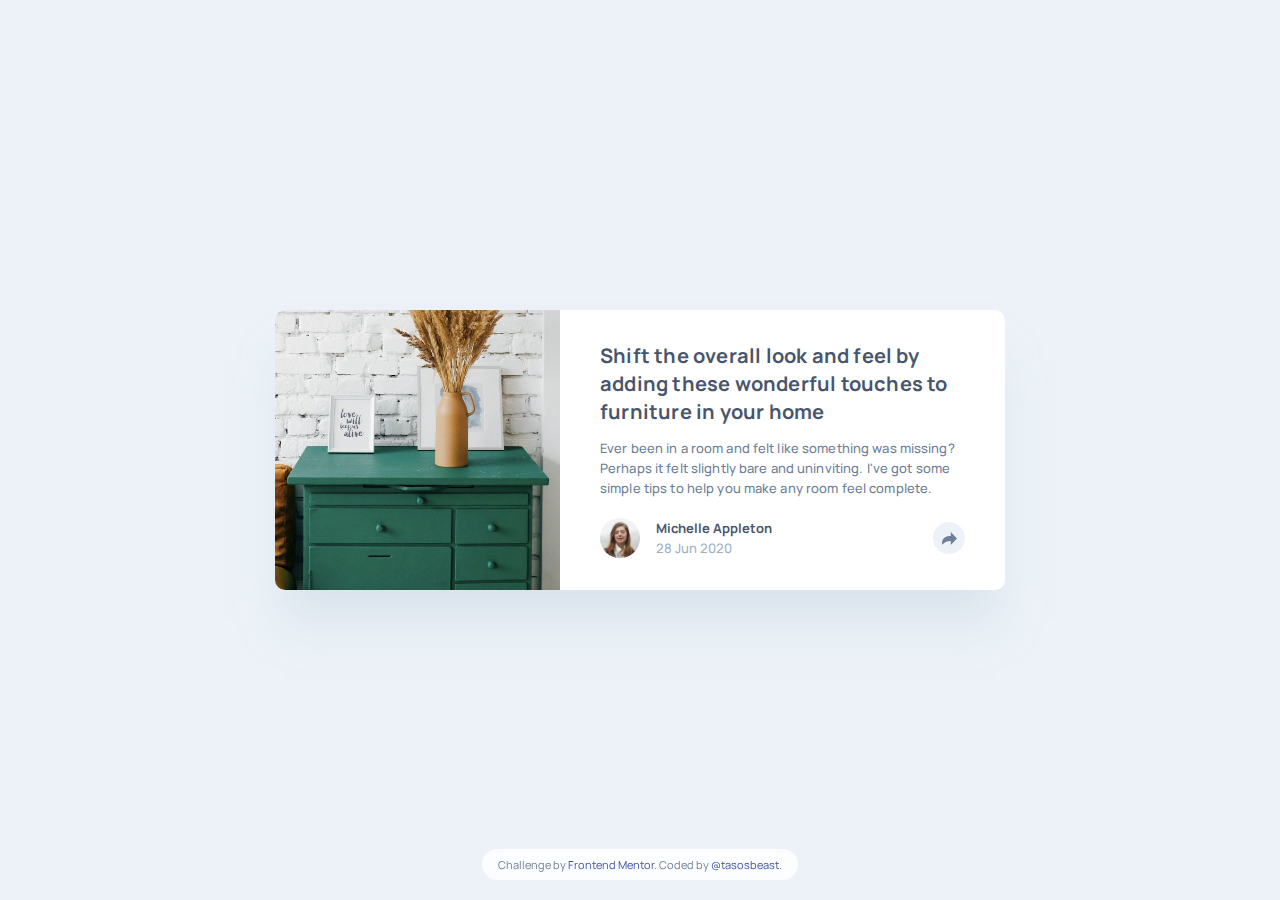
<file: index.html>
<!DOCTYPE html>
<html lang="en">
  <head>
    <meta charset="UTF-8" />
    <meta name="viewport" content="width=device-width, initial-scale=1.0" />
    <link
      rel="icon"
      type="image/png"
      sizes="32x32"
      href="./images/favicon-32x32.png"
    />
    <link rel="preconnect" href="https://fonts.googleapis.com" />
    <link rel="preconnect" href="https://fonts.gstatic.com" crossorigin />
    <link
      href="https://fonts.googleapis.com/css2?family=Manrope:wght@500;700&display=swap"
      rel="stylesheet"
    />
    <link rel="stylesheet" href="./styles.css" />

    <title>Frontend Mentor | Article preview component</title>
  </head>
  <body>
    <article class="article-card">
      <div class="card-content">
        <img
          src="./images/drawers.jpg"
          alt="Green wooden drawers"
          class="article-image"
        />

        <div class="article-info">
          <h1
            class="article-title"
            role="button"
            tabindex="0"
            aria-label="Read full article"
          >
            Shift the overall look and feel by adding these wonderful touches to
            furniture in your home
          </h1>

          <p class="article-description">
            Ever been in a room and felt like something was missing? Perhaps it
            felt slightly bare and uninviting. I've got some simple tips to help
            you make any room feel complete.
          </p>

          <div class="author-section">
            <div class="author-info">
              <img
                src="./images/avatar-michelle.jpg"
                alt="Michelle Appleton"
                class="author-avatar"
                role="button"
                tabindex="0"
                aria-label="View Michelle Appleton's profile"
              />
              <div class="author-details">
                <h3
                  role="button"
                  tabindex="0"
                  aria-label="View Michelle Appleton's profile"
                >
                  Michelle Appleton
                </h3>
                <p>28 Jun 2020</p>
              </div>
            </div>

            <button
              class="share-btn"
              id="shareBtn"
              aria-label="Share article"
              aria-expanded="false"
            >
              <img
                src="./images/icon-share.svg"
                alt="Share"
                class="share-icon"
              />
            </button>

            <div
              class="share-popup"
              id="sharePopup"
              role="dialog"
              aria-label="Share options"
            >
              <span class="share-text">Share</span>
              <div class="social-icons">
                <img
                  src="./images/icon-facebook.svg"
                  alt="Share on Facebook"
                  class="social-icon"
                  role="button"
                  tabindex="0"
                  data-platform="facebook"
                  aria-label="Share on Facebook"
                />
                <img
                  src="./images/icon-twitter.svg"
                  alt="Share on Twitter"
                  class="social-icon"
                  role="button"
                  tabindex="0"
                  data-platform="twitter"
                  aria-label="Share on Twitter"
                />
                <img
                  src="./images/icon-pinterest.svg"
                  alt="Share on Pinterest"
                  class="social-icon"
                  role="button"
                  tabindex="0"
                  data-platform="pinterest"
                  aria-label="Share on Pinterest"
                />
              </div>
            </div>
          </div>
        </div>
      </div>
    </article>

    <div class="toast" id="toast" role="alert" aria-live="polite"></div>

    <div class="attribution">
      Challenge by
      <a href="https://www.frontendmentor.io?ref=challenge" target="_blank"
        >Frontend Mentor</a
      >. Coded by
      <a href="https://www.frontendmentor.io/profile/tasosbeast">@tasosbeast</a
      >.
    </div>

    <script src="./script.js"></script>
  </body>
</html>
</file>
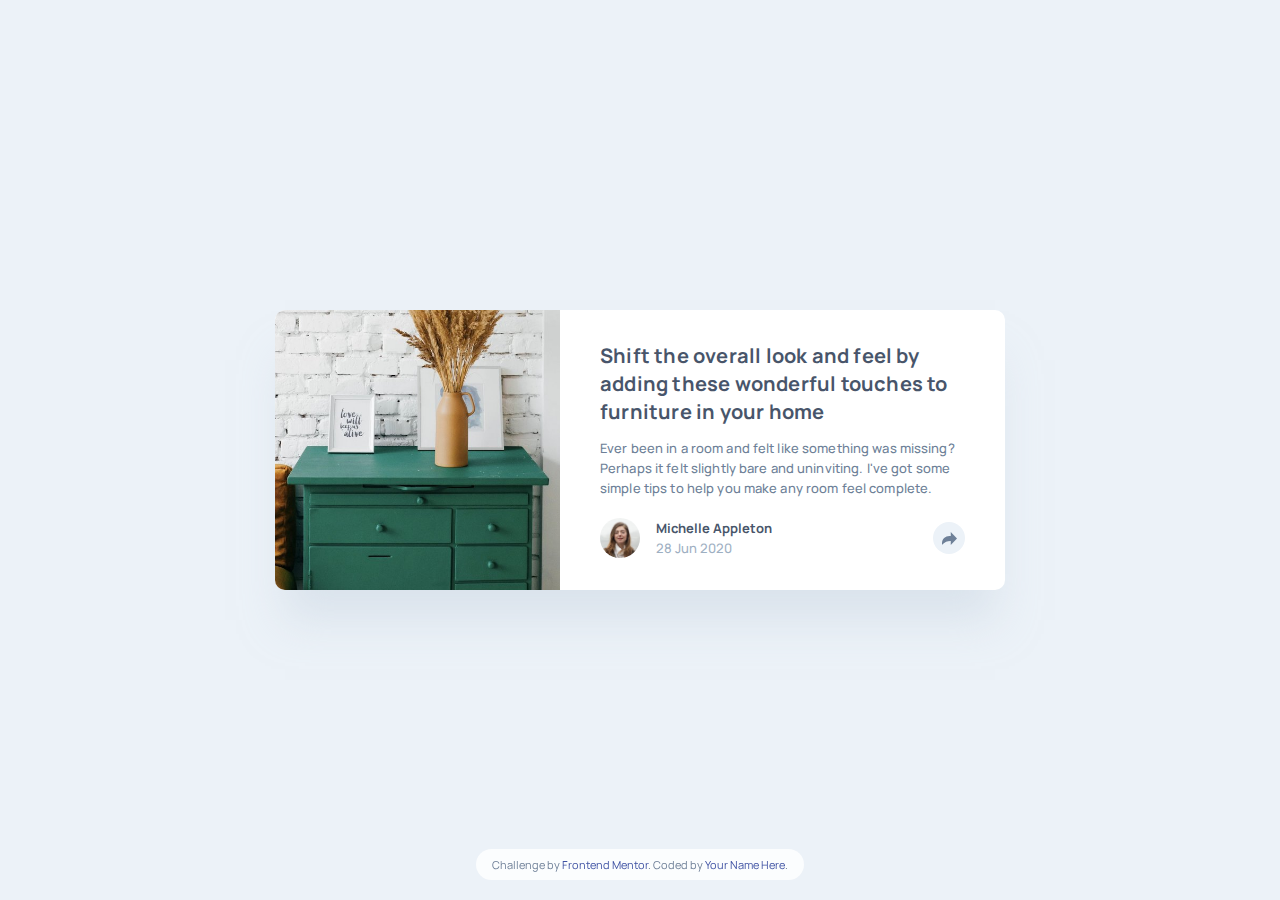
<file: article-preview-component-master/index.html>
<!DOCTYPE html>
<html lang="en">
<head>
  <meta charset="UTF-8">
  <meta name="viewport" content="width=device-width, initial-scale=1.0">
  <link rel="icon" type="image/png" sizes="32x32" href="./images/favicon-32x32.png">
  <link rel="preconnect" href="https://fonts.googleapis.com">
  <link rel="preconnect" href="https://fonts.gstatic.com" crossorigin>
  <link href="https://fonts.googleapis.com/css2?family=Manrope:wght@500;700&display=swap" rel="stylesheet">
  
  <title>Frontend Mentor | Article preview component</title>
  
  <style>
    :root {
      --very-dark-grayish-blue: hsl(217, 19%, 35%);
      --desaturated-dark-blue: hsl(214, 17%, 51%);
      --grayish-blue: hsl(212, 23%, 69%);
      --light-grayish-blue: hsl(210, 46%, 95%);
      --white: hsl(0, 0%, 100%);
      --shadow-color: rgba(201, 213, 225, 0.503415);
      --transition-quick: 0.2s ease;
      --transition-smooth: 0.3s cubic-bezier(0.4, 0, 0.2, 1);
      --border-radius: 10px;
    }

    * {
      margin: 0;
      padding: 0;
      box-sizing: border-box;
    }

    body {
      font-family: 'Manrope', sans-serif;
      font-size: 13px;
      background-color: var(--light-grayish-blue);
      min-height: 100vh;
      display: flex;
      align-items: center;
      justify-content: center;
      padding: 20px;
      animation: fadeIn 0.6s ease-out;
    }

    @keyframes fadeIn {
      from { opacity: 0; }
      to { opacity: 1; }
    }

    @keyframes slideUp {
      from { transform: translateY(20px); opacity: 0; }
      to { transform: translateY(0); opacity: 1; }
    }

    @keyframes pulse {
      0%, 100% { transform: scale(1); }
      50% { transform: scale(1.05); }
    }

    .article-card {
      background: var(--white);
      border-radius: var(--border-radius);
      box-shadow: 0 40px 40px -10px var(--shadow-color);
      max-width: 730px;
      width: 100%;
      position: relative;
      transition: transform var(--transition-smooth), box-shadow var(--transition-smooth);
      animation: slideUp 0.8s ease-out;
    }

    .article-card:hover {
      transform: translateY(-2px);
      box-shadow: 0 50px 50px -10px var(--shadow-color);
    }

    .card-content {
      display: flex;
      flex-direction: column;
      overflow: hidden;
      border-radius: var(--border-radius);
    }

    .article-image {
      width: 100%;
      height: 200px;
      object-fit: cover;
      transition: transform var(--transition-smooth);
    }

    .article-card:hover .article-image {
      transform: scale(1.02);
    }

    .article-info {
      padding: 36px 32px 20px 32px;
    }

    .article-title {
      font-size: 16px;
      font-weight: 700;
      line-height: 24px;
      letter-spacing: 0.2px;
      color: var(--very-dark-grayish-blue);
      margin-bottom: 12px;
      transition: color var(--transition-quick);
      cursor: pointer;
    }

    .article-title:hover {
      color: var(--desaturated-dark-blue);
    }

    .article-description {
      font-weight: 500;
      line-height: 20px;
      letter-spacing: 0.12px;
      color: var(--desaturated-dark-blue);
      margin-bottom: 32px;
    }

    .author-section {
      display: flex;
      align-items: center;
      justify-content: space-between;
    }

    .author-info {
      display: flex;
      align-items: center;
      gap: 16px;
    }

    .author-avatar {
      width: 40px;
      height: 40px;
      border-radius: 50%;
      transition: transform var(--transition-quick);
      cursor: pointer;
    }

    .author-avatar:hover {
      transform: scale(1.1);
    }

    .author-details h3 {
      font-size: 13px;
      font-weight: 700;
      color: var(--very-dark-grayish-blue);
      margin-bottom: 2px;
      transition: color var(--transition-quick);
      cursor: pointer;
    }

    .author-details h3:hover {
      color: var(--desaturated-dark-blue);
    }

    .author-details p {
      font-size: 13px;
      font-weight: 500;
      color: var(--grayish-blue);
    }

    .share-btn {
      width: 32px;
      height: 32px;
      border-radius: 50%;
      border: none;
      background-color: var(--light-grayish-blue);
      cursor: pointer;
      display: flex;
      align-items: center;
      justify-content: center;
      transition: all var(--transition-smooth);
      position: relative;
      z-index: 10;
      outline: 2px solid transparent;
      outline-offset: 2px;
    }

    .share-btn:hover {
      background-color: var(--desaturated-dark-blue);
      transform: translateY(-1px);
      box-shadow: 0 4px 8px rgba(0, 0, 0, 0.1);
    }

    .share-btn:focus-visible {
      outline-color: var(--desaturated-dark-blue);
    }

    .share-btn:active {
      transform: translateY(0);
      animation: pulse 0.3s ease;
    }

    .share-btn:hover .share-icon {
      filter: brightness(0) invert(1);
    }

    .share-btn.active {
      background-color: var(--desaturated-dark-blue);
      transform: translateY(-1px);
    }

    .share-btn.active .share-icon {
      filter: brightness(0) invert(1);
    }

    .share-icon {
      width: 15px;
      height: 13px;
      transition: filter var(--transition-quick);
    }

    .share-popup {
      position: absolute;
      background-color: var(--very-dark-grayish-blue);
      border-radius: var(--border-radius);
      padding: 18px 36px;
      display: flex;
      align-items: center;
      gap: 16px;
      opacity: 0;
      visibility: hidden;
      transform: translateY(10px);
      transition: all var(--transition-smooth);
      z-index: 15;
      box-shadow: 0 10px 30px rgba(0, 0, 0, 0.2);
    }

    .share-popup::after {
      content: '';
      position: absolute;
      width: 0;
      height: 0;
      border-style: solid;
    }

    .share-popup.active {
      opacity: 1;
      visibility: visible;
      transform: translateY(0);
    }

    .share-text {
      font-size: 13px;
      font-weight: 500;
      letter-spacing: 5px;
      color: var(--grayish-blue);
      text-transform: uppercase;
    }

    .social-icons {
      display: flex;
      gap: 16px;
    }

    .social-icon {
      width: 20px;
      height: 20px;
      cursor: pointer;
      transition: all var(--transition-quick);
      border-radius: 2px;
      padding: 2px;
    }

    .social-icon:hover {
      transform: scale(1.2) translateY(-2px);
      background-color: rgba(255, 255, 255, 0.1);
    }

    .social-icon:active {
      transform: scale(1.1);
    }

    .toast {
      position: fixed;
      bottom: 20px;
      right: 20px;
      background-color: var(--very-dark-grayish-blue);
      color: white;
      padding: 12px 20px;
      border-radius: 6px;
      font-size: 14px;
      font-weight: 500;
      opacity: 0;
      transform: translateX(100%);
      transition: all var(--transition-smooth);
      z-index: 1000;
      box-shadow: 0 4px 12px rgba(0, 0, 0, 0.15);
    }

    .toast.show {
      opacity: 1;
      transform: translateX(0);
    }

    /* Mobile styles */
    @media (max-width: 767px) {
      .article-card {
        max-width: 327px;
        margin: 0 auto;
      }

      .article-image {
        height: 200px;
      }

      .article-info {
        padding: 36px 32px 0 32px;
      }

      .article-title {
        font-size: 16px;
        line-height: 24px;
      }

      .author-section {
        padding: 0 32px 22px 32px;
        margin-top: 32px;
        position: relative;
      }

      .share-popup {
        position: absolute;
        top: 0;
        left: 0;
        right: 0;
        bottom: 0;
        border-radius: 0 0 var(--border-radius) var(--border-radius);
        background-color: var(--very-dark-grayish-blue);
        padding: 22px 32px;
        justify-content: flex-start;
        transform: translateY(100%);
      }

      .share-popup.active {
        transform: translateY(0);
      }

      .share-popup::after {
        display: none;
      }

      .toast {
        bottom: 80px;
        left: 20px;
        right: 20px;
        text-align: center;
        transform: translateY(100%);
      }

      .toast.show {
        transform: translateY(0);
      }
    }

    /* Desktop styles */
    @media (min-width: 768px) {
      .card-content {
        flex-direction: row;
      }

      .article-image {
        width: 285px;
        height: 280px;
        flex-shrink: 0;
      }

      .article-info {
        padding: 32px 40px 32px 40px;
        flex: 1;
      }

      .article-title {
        font-size: 20px;
        line-height: 28px;
        margin-bottom: 12px;
      }

      .article-description {
        margin-bottom: 20px;
      }

      .author-section {
        margin-top: auto;
      }

      .share-popup {
        bottom: 92px;
        right: -68px;
        left: auto;
        top: auto;
        width: 248px;
      }

      .share-popup::after {
        bottom: -12px;
        left: 50%;
        transform: translateX(-50%);
        border-width: 12px 12px 0 12px;
        border-color: var(--very-dark-grayish-blue) transparent transparent transparent;
      }
    }

    .attribution {
      position: fixed;
      bottom: 20px;
      left: 50%;
      transform: translateX(-50%);
      font-size: 11px;
      text-align: center;
      color: var(--desaturated-dark-blue);
      backdrop-filter: blur(10px);
      background-color: rgba(255, 255, 255, 0.8);
      padding: 8px 16px;
      border-radius: 20px;
      transition: all var(--transition-quick);
    }

    .attribution:hover {
      background-color: rgba(255, 255, 255, 0.95);
      transform: translateX(-50%) translateY(-2px);
    }

    .attribution a {
      color: hsl(228, 45%, 44%);
      text-decoration: none;
      transition: color var(--transition-quick);
    }

    .attribution a:hover {
      text-decoration: underline;
      color: var(--very-dark-grayish-blue);
    }

    *:focus-visible {
      outline: 2px solid var(--desaturated-dark-blue);
      outline-offset: 2px;
    }

    @media (prefers-reduced-motion: reduce) {
      *, *::before, *::after {
        animation-duration: 0.01ms !important;
        animation-iteration-count: 1 !important;
        transition-duration: 0.01ms !important;
      }
    }
  </style>
</head>
<body>
  <article class="article-card">
    <div class="card-content">
      <img src="./images/drawers.jpg" alt="Green wooden drawers" class="article-image">
      
      <div class="article-info">
        <h1 class="article-title" role="button" tabindex="0" aria-label="Read full article">
          Shift the overall look and feel by adding these wonderful touches to furniture in your home
        </h1>
        
        <p class="article-description">
          Ever been in a room and felt like something was missing? Perhaps it felt slightly bare and uninviting. I've got some simple tips to help you make any room feel complete.
        </p>
        
        <div class="author-section">
          <div class="author-info">
            <img src="./images/avatar-michelle.jpg" alt="Michelle Appleton" class="author-avatar" role="button" tabindex="0" aria-label="View Michelle Appleton's profile">
            <div class="author-details">
              <h3 role="button" tabindex="0" aria-label="View Michelle Appleton's profile">Michelle Appleton</h3>
              <p>28 Jun 2020</p>
            </div>
          </div>
          
          <button class="share-btn" id="shareBtn" aria-label="Share article" aria-expanded="false">
            <img src="./images/icon-share.svg" alt="Share" class="share-icon">
          </button>
          
          <div class="share-popup" id="sharePopup" role="dialog" aria-label="Share options">
            <span class="share-text">Share</span>
            <div class="social-icons">
              <img src="./images/icon-facebook.svg" alt="Share on Facebook" class="social-icon" role="button" tabindex="0" data-platform="facebook" aria-label="Share on Facebook">
              <img src="./images/icon-twitter.svg" alt="Share on Twitter" class="social-icon" role="button" tabindex="0" data-platform="twitter" aria-label="Share on Twitter">
              <img src="./images/icon-pinterest.svg" alt="Share on Pinterest" class="social-icon" role="button" tabindex="0" data-platform="pinterest" aria-label="Share on Pinterest">
            </div>
          </div>
        </div>
      </div>
    </div>
  </article>

  <div class="toast" id="toast" role="alert" aria-live="polite"></div>

  <div class="attribution">
    Challenge by <a href="https://www.frontendmentor.io?ref=challenge" target="_blank">Frontend Mentor</a>. 
    Coded by <a href="#">Your Name Here</a>.
  </div>

  <script>
    class ArticleComponent {
      constructor() {
        this.shareBtn = document.getElementById("shareBtn");
        this.sharePopup = document.getElementById("sharePopup");
        this.toast = document.getElementById("toast");
        this.socialIcons = document.querySelectorAll(".social-icon");
        this.articleTitle = document.querySelector(".article-title");
        this.authorAvatar = document.querySelector(".author-avatar");
        this.authorName = document.querySelector(".author-details h3");
        
        this.currentUrl = window.location.href;
        this.articleData = {
          title: "Shift the overall look and feel by adding these wonderful touches to furniture in your home",
          description: "Ever been in a room and felt like something was missing? Perhaps it felt slightly bare and uninviting. I've got some simple tips to help you make any room feel complete.",
          author: "Michelle Appleton",
          date: "28 Jun 2020"
        };
        
        this.init();
      }

      init() {
        this.bindEvents();
        this.setupKeyboardNavigation();
        this.setupSocialSharing();
      }

      bindEvents() {
        this.shareBtn.addEventListener("click", (e) => this.toggleSharePopup(e));
        document.addEventListener("click", (e) => this.handleOutsideClick(e));
        document.addEventListener("keydown", (e) => this.handleEscapeKey(e));
        this.articleTitle.addEventListener("click", () => this.handleArticleClick());
        this.authorAvatar.addEventListener("click", () => this.handleAuthorClick());
        this.authorName.addEventListener("click", () => this.handleAuthorClick());
      }

      setupKeyboardNavigation() {
        [this.shareBtn, this.articleTitle, this.authorAvatar, this.authorName].forEach(element => {
          element.addEventListener("keydown", (e) => {
            if (e.key === "Enter" || e.key === " ") {
              e.preventDefault();
              element.click();
            }
          });
        });

        this.socialIcons.forEach(icon => {
          icon.addEventListener("keydown", (e) => {
            if (e.key === "Enter" || e.key === " ") {
              e.preventDefault();
              this.handleSocialShare(icon.dataset.platform);
            }
          });
        });
      }

      setupSocialSharing() {
        this.socialIcons.forEach(icon => {
          icon.addEventListener("click", () => {
            this.handleSocialShare(icon.dataset.platform);
          });
        });
      }

      toggleSharePopup(e) {
        e.stopPropagation();
        const isActive = this.shareBtn.classList.contains("active");
        
        this.shareBtn.classList.toggle("active");
        this.sharePopup.classList.toggle("active");
        this.shareBtn.setAttribute("aria-expanded", !isActive);
        
        if (navigator.vibrate) {
          navigator.vibrate(50);
        }
      }

      handleOutsideClick(e) {
        if (!this.shareBtn.contains(e.target) && !this.sharePopup.contains(e.target)) {
          this.closeSharePopup();
        }
      }

      handleEscapeKey(e) {
        if (e.key === "Escape") {
          this.closeSharePopup();
        }
      }

      closeSharePopup() {
        this.shareBtn.classList.remove("active");
        this.sharePopup.classList.remove("active");
        this.shareBtn.setAttribute("aria-expanded", "false");
      }

      handleSocialShare(platform) {
        const shareUrls = {
          facebook: `https://www.facebook.com/sharer/sharer.php?u=${encodeURIComponent(this.currentUrl)}`,
          twitter: `https://twitter.com/intent/tweet?url=${encodeURIComponent(this.currentUrl)}&text=${encodeURIComponent(this.articleData.title)}`,
          pinterest: `https://pinterest.com/pin/create/button/?url=${encodeURIComponent(this.currentUrl)}&description=${encodeURIComponent(this.articleData.title)}`
        };

        if (shareUrls[platform]) {
          if (navigator.share && platform === 'twitter') {
            navigator.share({
              title: this.articleData.title,
              text: this.articleData.description,
              url: this.currentUrl
            }).catch(() => {
              window.open(shareUrls[platform], '_blank', 'width=600,height=400');
            });
          } else {
            window.open(shareUrls[platform], '_blank', 'width=600,height=400');
          }
          
          this.showToast(`Sharing on ${platform.charAt(0).toUpperCase() + platform.slice(1)}...`);
          this.closeSharePopup();
        }
      }

      handleArticleClick() {
        this.showToast("Article clicked! This would navigate to the full article.");
        this.articleTitle.style.animation = "pulse 0.3s ease";
        setTimeout(() => {
          this.articleTitle.style.animation = "";
        }, 300);
      }

      handleAuthorClick() {
        this.showToast(`Viewing ${this.articleData.author}'s profile...`);
      }

      showToast(message) {
        this.toast.textContent = message;
        this.toast.classList.add("show");
        
        setTimeout(() => {
          this.toast.classList.remove("show");
        }, 3000);
      }
    }

    document.addEventListener("DOMContentLoaded", () => {
      new ArticleComponent();
    });
  </script>
</body>
</html>
</file>
<file: styles.css>
:root {
  --very-dark-grayish-blue: hsl(217, 19%, 35%);
  --desaturated-dark-blue: hsl(214, 17%, 51%);
  --grayish-blue: hsl(212, 23%, 69%);
  --light-grayish-blue: hsl(210, 46%, 95%);
  --white: hsl(0, 0%, 100%);
  --shadow-color: rgba(201, 213, 225, 0.503415);
  --transition-quick: 0.2s ease;
  --transition-smooth: 0.3s cubic-bezier(0.4, 0, 0.2, 1);
  --border-radius: 10px;
}

* {
  margin: 0;
  padding: 0;
  box-sizing: border-box;
}

body {
  font-family: "Manrope", sans-serif;
  font-size: 13px;
  background-color: var(--light-grayish-blue);
  min-height: 100vh;
  display: flex;
  align-items: center;
  justify-content: center;
  padding: 20px;
  animation: fadeIn 0.6s ease-out;
}

@keyframes fadeIn {
  from {
    opacity: 0;
  }
  to {
    opacity: 1;
  }
}

@keyframes slideUp {
  from {
    transform: translateY(20px);
    opacity: 0;
  }
  to {
    transform: translateY(0);
    opacity: 1;
  }
}

@keyframes pulse {
  0%,
  100% {
    transform: scale(1);
  }
  50% {
    transform: scale(1.05);
  }
}

.article-card {
  background: var(--white);
  border-radius: var(--border-radius);
  box-shadow: 0 40px 40px -10px var(--shadow-color);
  max-width: 730px;
  width: 100%;
  position: relative;
  transition: transform var(--transition-smooth),
    box-shadow var(--transition-smooth);
  animation: slideUp 0.8s ease-out;
}

.article-card:hover {
  transform: translateY(-2px);
  box-shadow: 0 50px 50px -10px var(--shadow-color);
}

.card-content {
  display: flex;
  flex-direction: column;
  overflow: hidden;
  border-radius: var(--border-radius);
}

.article-image {
  width: 100%;
  height: 200px;
  object-fit: cover;
  transition: transform var(--transition-smooth);
}

.article-card:hover .article-image {
  transform: scale(1.02);
}

.article-info {
  padding: 36px 32px 20px 32px;
}

.article-title {
  font-size: 16px;
  font-weight: 700;
  line-height: 24px;
  letter-spacing: 0.2px;
  color: var(--very-dark-grayish-blue);
  margin-bottom: 12px;
  transition: color var(--transition-quick);
  cursor: pointer;
}

.article-title:hover {
  color: var(--desaturated-dark-blue);
}

.article-description {
  font-weight: 500;
  line-height: 20px;
  letter-spacing: 0.12px;
  color: var(--desaturated-dark-blue);
  margin-bottom: 32px;
}

.author-section {
  display: flex;
  align-items: center;
  justify-content: space-between;
}

.author-info {
  display: flex;
  align-items: center;
  gap: 16px;
}

.author-avatar {
  width: 40px;
  height: 40px;
  border-radius: 50%;
  transition: transform var(--transition-quick);
  cursor: pointer;
}

.author-avatar:hover {
  transform: scale(1.1);
}

.author-details h3 {
  font-size: 13px;
  font-weight: 700;
  color: var(--very-dark-grayish-blue);
  margin-bottom: 2px;
  transition: color var(--transition-quick);
  cursor: pointer;
}

.author-details h3:hover {
  color: var(--desaturated-dark-blue);
}

.author-details p {
  font-size: 13px;
  font-weight: 500;
  color: var(--grayish-blue);
}

.share-btn {
  width: 32px;
  height: 32px;
  border-radius: 50%;
  border: none;
  background-color: var(--light-grayish-blue);
  cursor: pointer;
  display: flex;
  align-items: center;
  justify-content: center;
  transition: all var(--transition-smooth);
  position: relative;
  z-index: 10;
  outline: 2px solid transparent;
  outline-offset: 2px;
}

.share-btn:hover {
  background-color: var(--desaturated-dark-blue);
  transform: translateY(-1px);
  box-shadow: 0 4px 8px rgba(0, 0, 0, 0.1);
}

.share-btn:focus-visible {
  outline-color: var(--desaturated-dark-blue);
}

.share-btn:active {
  transform: translateY(0);
  animation: pulse 0.3s ease;
}

.share-btn:hover .share-icon {
  filter: brightness(0) invert(1);
}

.share-btn.active {
  background-color: var(--desaturated-dark-blue);
  transform: translateY(-1px);
}

.share-btn.active .share-icon {
  filter: brightness(0) invert(1);
}

.share-icon {
  width: 15px;
  height: 13px;
  transition: filter var(--transition-quick);
}

.share-popup {
  position: absolute;
  background-color: var(--very-dark-grayish-blue);
  border-radius: var(--border-radius);
  padding: 18px 36px;
  display: flex;
  align-items: center;
  gap: 16px;
  opacity: 0;
  visibility: hidden;
  transform: translateY(10px);
  transition: all var(--transition-smooth);
  z-index: 15;
  box-shadow: 0 10px 30px rgba(0, 0, 0, 0.2);
}

.share-popup::after {
  content: "";
  position: absolute;
  width: 0;
  height: 0;
  border-style: solid;
}

.share-popup.active {
  opacity: 1;
  visibility: visible;
  transform: translateY(0);
}

.share-text {
  font-size: 13px;
  font-weight: 500;
  letter-spacing: 5px;
  color: var(--grayish-blue);
  text-transform: uppercase;
}

.social-icons {
  display: flex;
  gap: 16px;
}

.social-icon {
  width: 20px;
  height: 20px;
  cursor: pointer;
  transition: all var(--transition-quick);
  border-radius: 2px;
  padding: 2px;
}

.social-icon:hover {
  transform: scale(1.2) translateY(-2px);
  background-color: rgba(255, 255, 255, 0.1);
}

.social-icon:active {
  transform: scale(1.1);
}

.toast {
  position: fixed;
  bottom: 20px;
  right: 20px;
  background-color: var(--very-dark-grayish-blue);
  color: white;
  padding: 12px 20px;
  border-radius: 6px;
  font-size: 14px;
  font-weight: 500;
  opacity: 0;
  transform: translateX(100%);
  transition: all var(--transition-smooth);
  z-index: 1000;
  box-shadow: 0 4px 12px rgba(0, 0, 0, 0.15);
}

.toast.show {
  opacity: 1;
  transform: translateX(0);
}

/* Mobile styles */
@media (max-width: 767px) {
  .article-card {
    max-width: 327px;
    margin: 0 auto;
  }

  .article-image {
    height: 200px;
  }

  .article-info {
    padding: 36px 32px 0 32px;
  }

  .article-title {
    font-size: 16px;
    line-height: 24px;
  }

  .author-section {
    padding: 0 32px 22px 32px;
    margin-top: 32px;
    position: relative;
  }

  .share-popup {
    position: absolute;
    top: 0;
    left: 0;
    right: 0;
    bottom: 0;
    border-radius: 0 0 var(--border-radius) var(--border-radius);
    background-color: var(--very-dark-grayish-blue);
    padding: 22px 32px;
    justify-content: flex-start;
    transform: translateY(100%);
  }

  .share-popup.active {
    transform: translateY(0);
  }

  .share-popup::after {
    display: none;
  }

  .toast {
    bottom: 80px;
    left: 20px;
    right: 20px;
    text-align: center;
    transform: translateY(100%);
  }

  .toast.show {
    transform: translateY(0);
  }
}

/* Desktop styles */
@media (min-width: 768px) {
  .card-content {
    flex-direction: row;
  }

  .article-image {
    width: 285px;
    height: 280px;
    flex-shrink: 0;
  }

  .article-info {
    padding: 32px 40px 32px 40px;
    flex: 1;
  }

  .article-title {
    font-size: 20px;
    line-height: 28px;
    margin-bottom: 12px;
  }

  .article-description {
    margin-bottom: 20px;
  }

  .author-section {
    margin-top: auto;
  }

  .share-popup {
    bottom: 92px;
    right: -68px;
    left: auto;
    top: auto;
    width: 248px;
  }

  .share-popup::after {
    bottom: -12px;
    left: 50%;
    transform: translateX(-50%);
    border-width: 12px 12px 0 12px;
    border-color: var(--very-dark-grayish-blue) transparent transparent
      transparent;
  }
}

.attribution {
  position: fixed;
  bottom: 20px;
  left: 50%;
  transform: translateX(-50%);
  font-size: 11px;
  text-align: center;
  color: var(--desaturated-dark-blue);
  backdrop-filter: blur(10px);
  background-color: rgba(255, 255, 255, 0.8);
  padding: 8px 16px;
  border-radius: 20px;
  transition: all var(--transition-quick);
}

.attribution:hover {
  background-color: rgba(255, 255, 255, 0.95);
  transform: translateX(-50%) translateY(-2px);
}

.attribution a {
  color: hsl(228, 45%, 44%);
  text-decoration: none;
  transition: color var(--transition-quick);
}

.attribution a:hover {
  text-decoration: underline;
  color: var(--very-dark-grayish-blue);
}

*:focus-visible {
  outline: 2px solid var(--desaturated-dark-blue);
  outline-offset: 2px;
}

@media (prefers-reduced-motion: reduce) {
  *,
  *::before,
  *::after {
    animation-duration: 0.01ms !important;
    animation-iteration-count: 1 !important;
    transition-duration: 0.01ms !important;
  }
}
</file>
